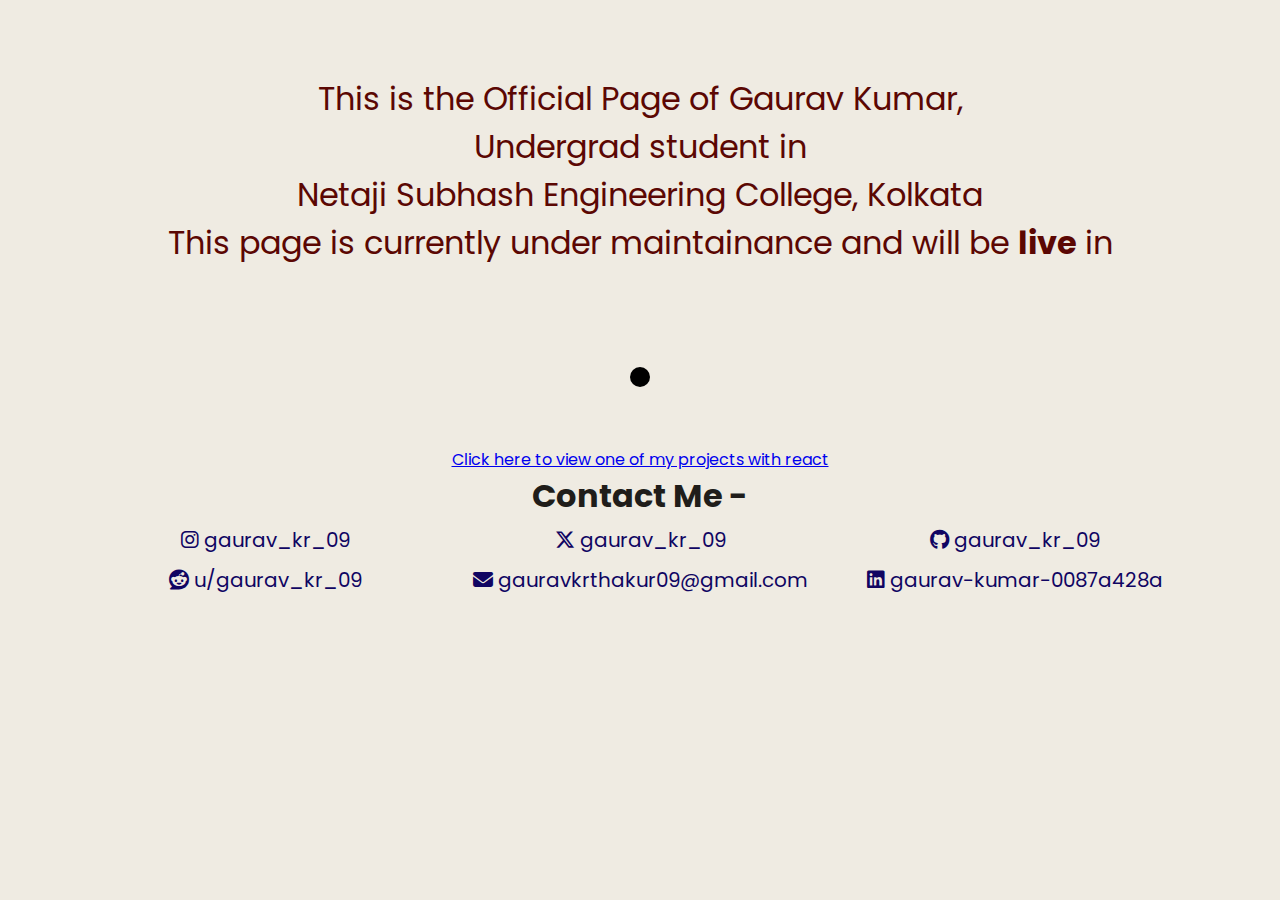
<file: index.html>
<!DOCTYPE html>
<html lang="en">
  <head>
    <meta charset="UTF-8">
    <meta name="viewport" content="width=device-width, initial-scale=1.0">
    <title>gauravKumar.online - Know about Gaurav Kumar</title>
    <link rel="shortcut icon" href="gauravIcon.png" type="image/x-icon">

    <link rel="stylesheet" href="https://cdnjs.cloudflare.com/ajax/libs/font-awesome/6.7.2/css/all.min.css" integrity="sha512-Evv84Mr4kqVGRNSgIGL/F/aIDqQb7xQ2vcrdIwxfjThSH8CSR7PBEakCr51Ck+w+/U6swU2Im1vVX0SVk9ABhg==" crossorigin="anonymous" referrerpolicy="no-referrer" />

    <link rel="stylesheet" href="style.css">
    
  </head>

  <body>
    <div class="main-div">

      <div class="container">
        <div class="maintainance-div">
          <p>This is the Official Page of Gaurav Kumar,</p> 
          <p>Undergrad student in </p>
          <p>Netaji Subhash Engineering College, Kolkata</p>
          <p>This page is currently under maintainance and will be <strong>live</strong> in</p>
        </div>
  
        <div class="timer-div">
        </div>
      </div>

      <div class="contact-div">
        <a href="/Music-ui/">Click here to view one of my projects with react</a>
      </div>

      <div class="contact-div">
        <span class="contact-span">Contact Me -</span>

        <ul class="contact-list">
          <li><a href="https://www.instagram.com/gaurav_kr_09?igsh=eWVjdG1kc2wxaGE3" target="_blank"><i class="fa-brands fa-instagram"></i> gaurav_kr_09</a></li>

          <li><a href=" https://x.com/gaurav_kr_09?t=fmr_OHlX9c4sL3bBbRxwLw&s=08" target="_blank"><i class="fa-brands fa-x-twitter"></i> gaurav_kr_09</a></li>

          <li><a href="https://github.com/gaurav-kr-09" target="_blank"><i class="fa-brands fa-github"></i> gaurav_kr_09</a></li>

          <li><a href="https://www.reddit.com/u/gaurav_kr_09/s/jsfRqYTBUD" target="_blank"><i class="fa-brands fa-reddit"></i> u/gaurav_kr_09</a></li>

          <li><a href=""><i class="fa-solid fa-envelope"></i> gauravkrthakur09@gmail.com</a></li>

          <li><a href="https://www.linkedin.com/in/gaurav-kumar-0087a428a/" target="_blank"><i class="fa-brands fa-linkedin"></i> gaurav-kumar-0087a428a</a></li>
        </ul>
      </div>

    </div>

    <script src="script.js"></script>
  </body>
</html>
</file>
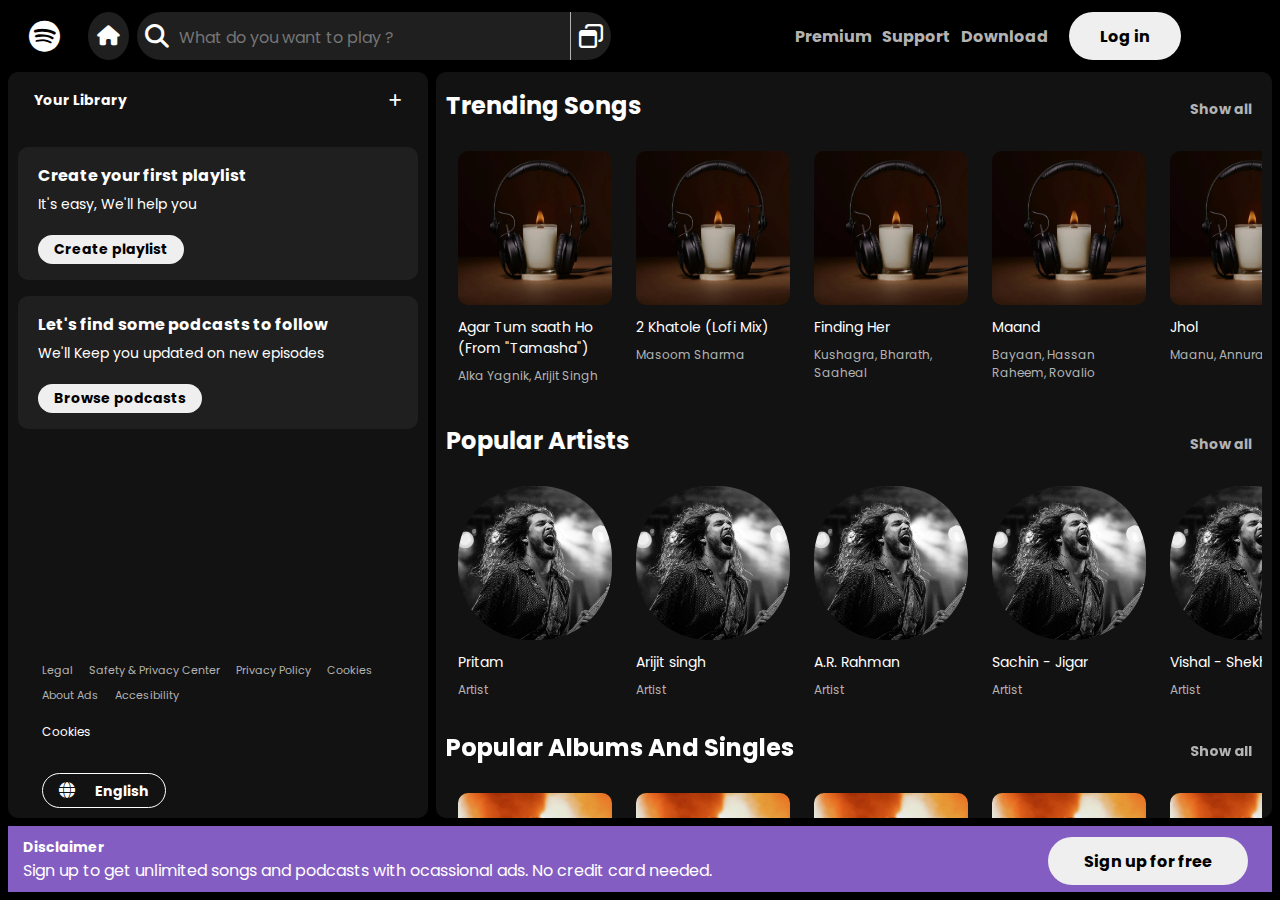
<file: Music-ui/index.html>
<!DOCTYPE html>
<html lang="en">

    <head>
        <meta charset="UTF-8">
        <meta name="viewport" content="width=device-width, initial-scale=1.0">

        <link rel="stylesheet" href="https://cdnjs.cloudflare.com/ajax/libs/font-awesome/6.7.2/css/all.min.css" integrity="sha512-Evv84Mr4kqVGRNSgIGL/F/aIDqQb7xQ2vcrdIwxfjThSH8CSR7PBEakCr51Ck+w+/U6swU2Im1vVX0SVk9ABhg==" crossorigin="anonymous" referrerpolicy="no-referrer" />

        <link rel="stylesheet" href="styles.css">

        <link rel="icon" sizes="32x32" type="image/png" href="images/favicon.png"/>

        <title>Beatstream - Beatstream inspired UI clone</title>

    </head>

    <body>

        <header>
            
            <nav>
                <div class="logo-box">
                    <i class="fa-brands fa-spotify"></i>
                </div>

                <div class="left-header">

                    <div class="home-box">
                        <i class="fa-solid fa-house"></i>
                    </div>

                    <div class="search-box">

                        <div class="icons">
                            <i class="fa-solid fa-magnifying-glass"></i>
                        </div>

                        <div class="search-bar">
                            <input type="text" placeholder="What do you want to play &#63;">
                        </div>

                        <div class="icons browse">
                            <i class="fa-regular fa-window-restore"></i>
                        </div>
                    </div>

                </div>

                <div class="right-header">
                    <div class="texts">Premium</div>
                    <div class="texts">Support</div>
                    <div class="texts">Download</div>
                    <div class="texts spl">&#x7C;</div>
                    <div class="texts spl"><i class="fa-solid fa-circle-arrow-down"></i> Install App</div>
                    <div class="texts spl">Sign up</div>    
                    <button>Log in</button>
                </div>
            </nav>

        </header>

        <div class="hidden">
            <i class="fa-solid fa-bars"></i>
        </div>

        <div class="sidebar">

            <div class="library">
                Your Library 
                <i class="fa-solid fa-plus"></i>
            </div>

            <section class="upper-section">

                <section class="upper">
                    <span>Create your first playlist</span>
                    <span>It's easy, We'll help you</span>
                    <button>Create playlist</button>
                </section>
            
                <section class="upper">
                    <span>Let's find some podcasts to follow</span>
                    <span>We'll Keep you updated on new episodes</span>
                    <button>Browse podcasts</button>
                </section>

            </section>

            <div class="side-footer">
                <span>Legal</span>
                <span>Safety & Privacy Center</span>
                <span>Privacy Policy</span>
                <span>Cookies</span>
                <span>About Ads</span>
                <span>Accesibility</span>
                <div><span>Cookies</span></div>
                <button class="lang"><span><i class="fa-solid fa-globe"></i></span>English</button>
            </div>


        </div>

        <main>
            <div class="main-div">

                <section class="body-section">

                    <div class="title">
                        <a href="">Trending Songs</a>
                        <a href="">Show all</a>
                    </div>

                    <div class="songs">

                        <div class="song-box">

                            <div class="thumbnail">
                                <img src="images/music.png" alt="">
                            </div>

                            <div class="song-info">
                                <p>Agar Tum saath Ho (From "Tamasha")</p>
                                <p>Alka Yagnik, Arijit Singh</p>
                            </div>
                        
                        </div>

                        <div class="song-box">

                            <div class="thumbnail">
                                <img src="images/music.png" alt="">
                            </div>

                            <div class="song-info">
                                <p>2 Khatole (Lofi Mix)</p>
                                <p>Masoom Sharma</p>
                            </div>
                        
                        </div>

                        <div class="song-box">

                            <div class="thumbnail">
                                <img src="images/music.png" alt="">
                            </div>

                            <div class="song-info">
                                <p>Finding Her</p>
                                <p>Kushagra, Bharath, Saaheal</p>
                            </div>
                        
                        </div>

                        <div class="song-box">

                            <div class="thumbnail">
                                <img src="images/music.png" alt="">
                            </div>

                            <div class="song-info">
                                <p>Maand</p>
                                <p>Bayaan, Hassan Raheem, Rovalio</p>
                            </div>
                        
                        </div>

                        <div class="song-box">

                            <div class="thumbnail">
                                <img src="images/music.png" alt="">
                            </div>

                            <div class="song-info">
                                <p>Jhol</p>
                                <p>Maanu, Annural Khalid</p>
                            </div>
                        
                        </div>

                        <div class="song-box">

                            <div class="thumbnail">
                                <img src="images/music.png" alt="">
                            </div>

                            <div class="song-info">
                                <p>Pal Pal</p>
                                <p>Afusic, AliSoomroMusic</p>
                            </div>
                        
                        </div>

                    </div>                

                </section>

                <section class="body-section">

                    <div class="title">
                        <a href="">Popular Artists</a>
                        <a href="">Show all</a>
                    </div>

                    <div class="songs">

                        <div class="song-box-special">

                            <div class="thumbnail artist">
                                <img src="images/artist.png" alt="">
                            </div>

                            <div class="song-info">
                                <p>Pritam</p>
                                <p>Artist</p>
                            </div>
                        
                        </div>

                        <div class="song-box-special">

                            <div class="thumbnail artist">
                                <img src="images/artist.png" alt="">
                            </div>

                            <div class="song-info">
                                <p>Arijit singh</p>
                                <p>Artist</p>
                            </div>
                        
                        </div>

                        <div class="song-box-special">

                            <div class="thumbnail artist">
                                <img src="images/artist.png" alt="">
                            </div>

                            <div class="song-info">
                                <p>A.R. Rahman</p>
                                <p>Artist</p>
                            </div>
                        
                        </div>

                        <div class="song-box-special">

                            <div class="thumbnail artist">
                                <img src="images/artist.png" alt="">
                            </div>

                            <div class="song-info">
                                <p>Sachin - Jigar</p>
                                <p>Artist</p>
                            </div>
                        
                        </div>

                        <div class="song-box-special">

                            <div class="thumbnail artist">
                                <img src="images/artist.png" alt="">
                            </div>

                            <div class="song-info">
                                <p>Vishal - Shekhar</p>
                                <p>Artist</p>
                            </div>
                        
                        </div>

                        <div class="song-box-special">

                            <div class="thumbnail artist">
                                <img src="images/artist.png" alt="">
                            </div>

                            <div class="song-info">
                                <p>Atif Aslam</p>
                                <p>Artist</p>
                            </div>
                        
                        </div>
                        
                    </div>                

                </section>

                <section class="body-section">

                    <div class="title">
                        <a href="">Popular Albums And Singles</a>
                        <a href="">Show all</a>
                    </div>

                    <div class="songs">

                        <div class="song-box">

                            <div class="thumbnail">
                                <img src="images/popular.png" alt="">
                            </div>

                            <div class="song-info">
                                <p>Ye Jawaani Hai Deewani</p>
                                <p>Pritam</p>
                            </div>
                        
                        </div>

                        <div class="song-box">

                            <div class="thumbnail">
                                <img src="images/popular.png" alt="">
                            </div>

                            <div class="song-info">
                                <p>Sanam Teri Kasam (Original Motion.....</p>
                                <p>Himesh Reshamiya, Sameer Anjaan, Subrat...</p>
                            </div>
                        
                        </div>

                        <div class="song-box">

                            <div class="thumbnail">
                                <img src="images/popular.png" alt="">
                            </div>

                            <div class="song-info">
                                <p>Finding Her</p>
                                <p>Kushagra, Bharath, Saaheal</p>
                            </div>
                        
                        </div>

                        <div class="song-box">

                            <div class="thumbnail">
                                <img src="images/popular.png" alt="">
                            </div>

                            <div class="song-info">
                                <p>Aashiqui 2</p>
                                <p>Mithoon, Ankit Tiwari, Jeet Gannguli</p>
                            </div>
                        
                        </div>

                        <div class="song-box">

                            <div class="thumbnail">
                                <img src="images/popular.png" alt="">
                            </div>

                            <div class="song-info">
                                <p>Glory</p>
                                <p>Yo Yo Honey Singh</p>
                            </div>
                        
                        </div>

                        <div class="song-box">

                            <div class="thumbnail">
                                <img src="images/popular.png" alt="">
                            </div>

                            <div class="song-info">
                                <p>Raanjhan (From "Do Patti")</p>
                                <p>Sachet-Parampara, Parampara Tandon, ... </p>
                            </div>
                        
                        </div>

                    </div>                

                </section>

                <section class="body-section">

                    <div class="title">
                        <a href="">Popular radio</a>
                        <a href="">Show all</a>
                    </div>

                    <div class="songs">

                        <div class="song-box-special">

                            <div class="thumbnail">
                                <img src="images/radio.png" alt="">
                            </div>

                            <div class="song-info-radio">
                                <p>with Sachin Jigar, Amit Trivedi, mithoo...</p>
                            </div>
                        
                        </div>

                        <div class="song-box-special">

                            <div class="thumbnail">
                                <img src="images/radio.png" alt="">
                            </div>

                            <div class="song-info-radio">
                                <p>With A.R. Rahman, vishal-Shekhar, Ajay...</p>
                            </div>
                        
                        </div>

                        <div class="song-box-special">

                            <div class="thumbnail">
                                <img src="images/radio.png" alt="">
                            </div>

                            <div class="song-info-radio">
                                <p>With Karan Aujla, Shubh, Sidhu Moosw...</p>
                            </div>
                        
                        </div>

                        <div class="song-box-special">

                            <div class="thumbnail">
                                <img src="images/radio.png" alt="">
                            </div>

                            <div class="song-info-radio">
                                <p>With S.Janki, Annamayya....</p>
                            </div>
                        
                        </div>

                        <div class="song-box-special">

                            <div class="thumbnail">
                                <img src="images/radio.png" alt="">
                            </div>

                            <div class="song-info-radio">
                                <p>With Armaan Malik, Mohit Chauhan, Atif...</p>
                            </div>
                        
                        </div>

                        <div class="song-box-special">

                            <div class="thumbnail">
                                <img src="images/radio.png" alt="">
                            </div>

                            <div class="song-info-radio">
                                <p>With Varinder Brar, Shubh, AP Dhillon an...</p>
                            </div>
                        
                        </div>

                    </div>                

                </section>

                <section class="body-section">

                    <div class="title">
                        <a href="">Featured Charts</a>
                        <a href="">Show all</a>
                    </div>

                    <div class="songs">

                        <div class="song-box-special">

                            <div class="thumbnail">
                                <img src="images/chart.png" alt="">
                            </div>

                            <div class="song-info-radio">
                                <p>Your weekly update of the most played....</p>
                            </div>
                        
                        </div>

                        <div class="song-box-special">

                            <div class="thumbnail">
                                <img src="images/chart.png" alt="">
                            </div>

                            <div class="song-info-radio">
                                <p>Your weekly update of the most played....</p>
                            </div>
                        
                        </div>

                        <div class="song-box-special">

                            <div class="thumbnail">
                                <img src="images/chart.png" alt="">
                            </div>

                            <div class="song-info-radio">
                                <p>Your weekly update of the most played....</p>
                            </div>
                        
                        </div>

                        <div class="song-box-special">

                            <div class="thumbnail">
                                <img src="images/chart.png" alt="">
                            </div>

                            <div class="song-info-radio">
                                <p>Your weekly update of the most played....</p>
                            </div>
                        
                        </div>

                        <div class="song-box-special">

                            <div class="thumbnail">
                                <img src="images/chart.png" alt="">
                            </div>

                            <div class="song-info-radio">
                                <p>Your daily update of the most viral tracks...</p>
                            </div>
                        
                        </div>

                        <div class="song-box-special">

                            <div class="thumbnail">
                                <img src="images/chart.png" alt="">
                            </div>

                            <div class="song-info-radio">
                                <p>Your daily update of the most viral tracks...</p>
                            </div>
                        
                        </div>

                    </div>                

                </section>

                <section class="body-section">

                    <div class="title">
                        <a href="">India's Best</a>
                        <a href="">Show all</a>
                    </div>

                    <div class="songs">

                        <div class="song-box-special">

                            <div class="thumbnail">
                                <img src="images/india.png" alt="">
                            </div>

                            <div class="song-info-radio">
                                <p>Check out the songs Chennai is vibing to!</p>
                            </div>
                        
                        </div>

                        <div class="song-box-special">

                            <div class="thumbnail">
                                <img src="images/india.png" alt="">
                            </div>

                            <div class="song-info-radio">
                                <p>Check out the songs Delhi is vibing to!</p>
                            </div>
                        
                        </div>

                        <div class="song-box-special">

                            <div class="thumbnail">
                                <img src="images/india.png" alt="">
                            </div>

                            <div class="song-info-radio">
                                <p>Check out the songs Punjab is vibing to!</p>
                            </div>
                        
                        </div>

                        <div class="song-box-special">

                            <div class="thumbnail">
                                <img src="images/india.png" alt="">
                            </div>

                            <div class="song-info-radio">
                                <p>Check out the songs Rajsthan is vibing to!</p>
                            </div>
                        
                        </div>

                        <div class="song-box-special">

                            <div class="thumbnail">
                                <img src="images/india.png" alt="">
                            </div>

                            <div class="song-info-radio">
                                <p>Bollywood Central, jab baje toh seedha...</p>
                            </div>
                        
                        </div>

                        <div class="song-box-special">

                            <div class="thumbnail">
                                <img src="images/india.png" alt="">
                            </div>

                            <div class="song-info-radio">
                                <p>India's Rap Scene. Cover Badshah</p>
                            </div>
                        
                        </div>

                    </div>                

                </section>

                <div class="body-footer">
                    <div>
                        <ul>
                            <li class="list-heads">Company</li>
                            <li>About</li>
                            <li>Jobs</li>
                            <li>For the Record</li>
                        </ul>
                    </div>

                    <div>
                        <ul>
                            <li class="list-heads">Communities</li>
                            <li>For Artists</li>
                            <li>Devlopers</li>
                            <li>Advertising</li>
                            <li>Investors</li>
                            <li>Vendors</li>
                        </ul>
                    </div>

                    <div>
                        <ul>
                            <li class="list-heads">Useful links</li>
                            <li>Support</li>
                            <li>Free Mobile App</li>
                        </ul>
                    </div>

                    <div>
                        <ul>
                            <li class="list-heads">Beatstream Plans</li>
                            <li>Premium Individual</li>
                            <li>Premium Duo</li>
                            <li>Premium Family</li>
                            <li>Premium Students</li>
                            <li>Beatstream Free</li>
                        </ul>
                    </div>
                    
                    <div class="social-media">
                        <div class="sm-buttons"><i class="fa-brands fa-instagram"></i></div>
                        <div class="sm-buttons"><i class="fa-brands fa-twitter"></i></div>
                        <div class="sm-buttons"><i class="fa-brands fa-facebook"></i></div>                        
                    </div>
                </div>

                <div class="seperation">
                    
                </div>

                <p class="copyright"><i class="fa-solid fa-copyright"></i> 2025 Beatstream AB</p>
            </div>
        </main>

        <footer>
            <div class="footer-content">
                <div class="footer-text">
                    <p>Disclaimer</p>
                    <p>Sign up to get unlimited songs and podcasts with ocassional ads. No credit card needed.</p>
                </div>
                <button>Sign up for free</button>
            </div>
        </footer>
        
    </body>

</html>
</file>
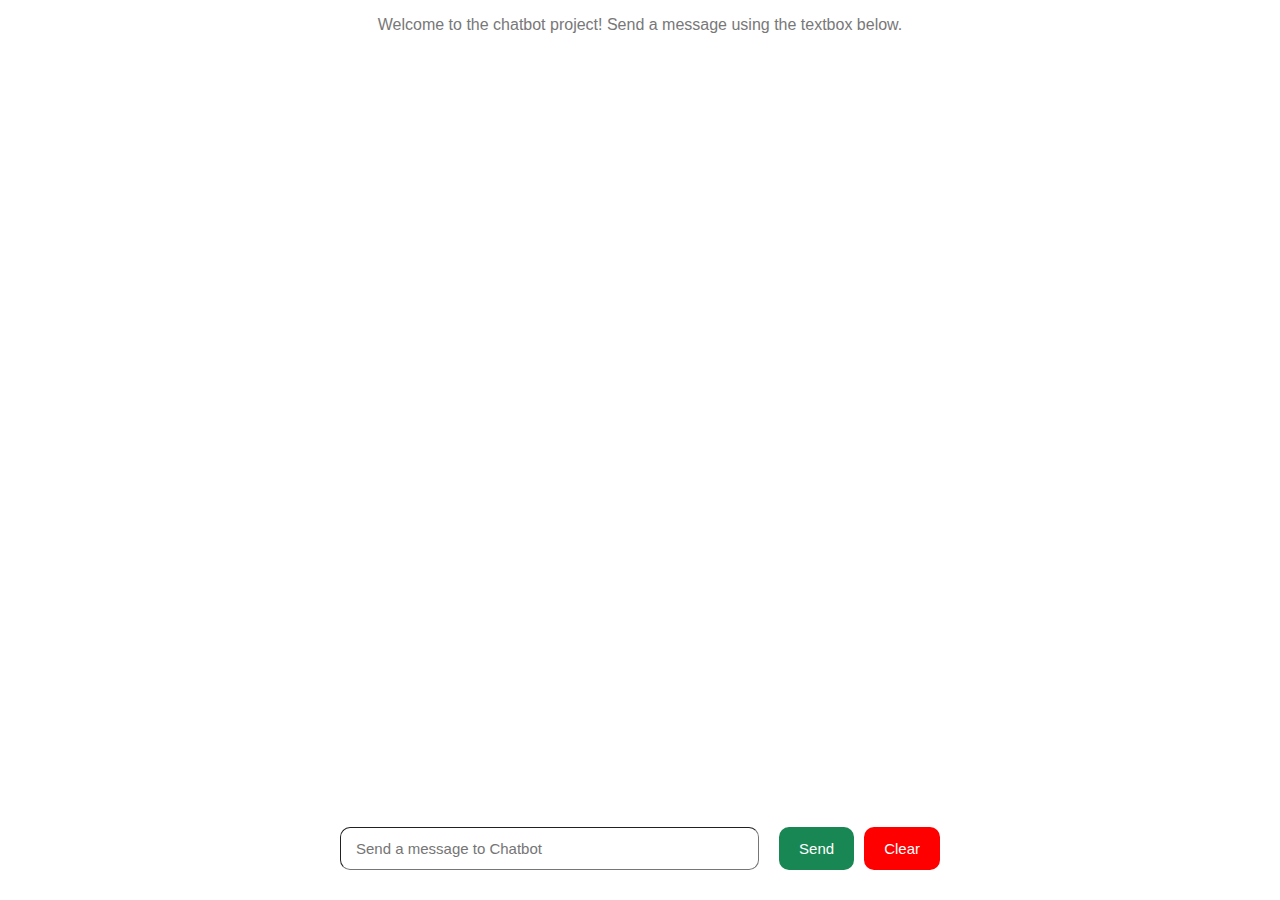
<file: project-chatbot/index.html>
<!doctype html>
<html lang="en">
  <head>
    <meta charset="UTF-8" />
    <link rel="icon" type="image/svg+xml" href="/project-chatbot/assets/robot-C7KxgfIL.png" />
    <meta name="viewport" content="width=device-width, initial-scale=1.0" />
    <title>Chatbot Project</title>
    <script type="module" crossorigin src="/project-chatbot/assets/index-BI5z_aZr.js"></script>
    <link rel="stylesheet" crossorigin href="/project-chatbot/assets/index-CFIcAGuX.css">
  </head>
  <body>
    <div id="root"></div>
  </body>
</html>
</file>
<file: style.css>
@import url('https://fonts.googleapis.com/css2?family=Poppins&display=swap');

body{
  margin: 0;
  background: #efebe2;
    height: 100vh;
}

*{
  font-family: Poppins, Arial, Helvetica, sans-serif;
  margin: 0;
}

.container{
  flex-grow: 1;
  text-align: center;
  display: flex;
  flex-direction: column;
  align-items: center;
  padding-top: 75px;

  margin-bottom: 60px;
}

.main-div{
  display: flex;
  flex-direction: column;
  justify-content: center;
  align-items: center;
  text-align: center;
}

.maintainance-div p{
  font-size: 2rem;
  color: rgb(91, 7, 3);
}

.contact-list{
  padding-bottom: 20px;
  padding-left: 0;
  list-style-type: none;
  display: grid;
  grid-template-columns: repeat(3, 1fr);

  /* text-align: center; */
}

li {
  margin: 5px 20px;
  font-size: 1.25rem;
}

.contact-list a{
  text-decoration: none;
  color: rgb(16, 5, 98);
}

.timer-div{
  margin-top: 100px;
  max-width: 580px;
  display: flex;
  flex-wrap: nowrap;
  background: black;
  color: White;
  font-size: 5rem;
  padding: 10px;
  font-weight: bold;

  border-radius: 20px;
}

.link-class{
  text-decoration: none;
}
@media screen and (max-width: 900px) {
  .contact-list{
    grid-template-columns: repeat(2, 1fr);
  }
}

@media screen and (max-width: 675px) {
  .contact-list{
    grid-template-columns: repeat(1, 1fr);
  }

  .maintainance-div p{
    font-size: 1.75rem;
  }

  .timer-div {
    font-size: 3.5rem;
    margin-top: 60px;
  }
}

@media screen and (max-width: 430px) {
  .timer-div {
    font-size: 3rem;
  }
}

@media screen and (max-width: 415px) {
  li {
    font-size: 1.1rem;
  }
}

.contact-span{
  font-size: 2rem;
  font-weight: bold;
  color: rgb(32, 29, 26);
}
</file>
<file: Music-ui/styles.css>
@import url('https://fonts.googleapis.com/css2?family=Poppins:ital,wght@0,100;0,200;0,300;0,400;0,500;0,600;0,700;0,800;0,900;1,100;1,200;1,300;1,400;1,500;1,600;1,700;1,800;1,900&family=Roboto:ital,wght@0,100..900;1,100..900&display=swap');

*{
    margin: 0;
    border: 0;
    font-family: Poppins, Roboto, arial;
}

body{
    background-color: black;
}

header{
    position: fixed;
    top: 0;
    right: 0;
    left: 0;
    
    background-color: black;
    padding: 8px;
}

nav{
    height: 56px;

    display: flex;
    align-items: center;
}

.logo-box{
    height: 72px;
    width: 72px;

    font-size: 32px;
    color: white;

    display: flex;
    justify-content: center;
    align-items: center;
}

.left-header{
    display: flex;
    align-items: center;
    height: 100%;

    margin-right: 176px;
}

nav i{
    cursor: pointer;
}

.home-box{
    color: white;

    padding: 9px;

    font-size: 20px;
    background-color: rgb(31, 31, 31);

    border-radius: 50%;
    margin-left: 8px;
}

.search-box{
    background-color: #1f1f1f;
    color: white;
    margin: 0px 8px;

    width: 474px;
    height: 48px;
    display: flex;
    align-items: center;

    border-radius: 24px;
} 

.search-box i{
    font-size: 24px;
}

.icons{
    height: 48px;
    width: 48px;
    display: flex;
    align-items: center;
    justify-content: center;

}

.search-bar{
    height: 100%;
    width: 100%;
    
}

.search-bar input{
    width: 100%;
    height: 100%;
    background: transparent;
    font-size: 16px;
    outline: none;
    border: none;

    color: white;
}

.browse{
    border-left: 1px solid rgb(179, 179, 179);
}

.right-header{
    color: rgb(179, 179, 179);
    font-weight: 700;
    display: flex;
    gap: 10px;

    display: flex;
    align-items: center;
    justify-content: center;
    flex-wrap: nowrap;
}

.spl{
    font-size: 14px;
    margin: 0px 8px;
}

.right-header button{
    height: 48px;
    width: 112px;
    font-size: 16px;
    font-weight: 700;
    border-radius: 24px;
    cursor: pointer;
}

.right-header .texts{
    cursor: pointer;
}

.sidebar{
    background-color: rgb(18, 18, 18);

    position: fixed;
    top: 72px;
    left: 8px;
    bottom:82px;
    width: 400px;
    padding: 10px;

    border-radius: 10px;

    display: flex;
    flex-direction: column;

    overflow: hidden;
}

.sidebar button{
    cursor: pointer;
}

.library{
    font-size: 14px;
    color: white;
    font-weight: 700;
    padding: 8px 16px 20px 16px;
    display: flex;
    justify-content: space-between;
    align-items: center;
}

.upper{
    background-color: #1f1f1f;
    
    margin: 16px 0;
    padding: 16px 20px;

    display: flex;
    flex-direction: column;
    
    align-items: flex-start;
    border-radius: 10px;
}

.upper :nth-child(1){
    color: white;
    font-weight: 700;
    font-size: 16px;
    margin-bottom :6px;
}

.upper :nth-child(2){
    color: white;
    font-weight: 400;
    font-size: 14px;
}

.upper button{
    color: black;
    font-weight: 700;
    font-size: 14px;

    margin-top: 20px;
    padding: 4px 16px;

    border-radius: 16px;
}

.upper-section{
    overflow-y: auto;
    /* flex-grow: 1; */
    min-height: 150px;
}

.side-footer {
    padding: 0px 24px;

    position: relative;
    height: auto;
    
    margin-top: auto;
    
}


.side-footer span{
    font-size: 11px;
    font-weight: 400;
    color: rgb(179, 179, 179);
    margin-right: 12px;

    cursor: pointer;
}

.side-footer div{
    margin-top: 12px;
}

.side-footer div span{
    font-size: 12px;
    font-weight: 400;
    color: white;
    cursor: pointer;
}

.lang{
    font-size: 14px;
    font-weight: 700;

    padding: 4px 16px;
    margin-top: 30px;
    border-radius: 22px;
    background-color: inherit;
    color: white;

    border: 1px solid white;
}

.lang :first-child{
    margin-right: 10px;
    font-size: 16px;

    font-weight: 700;
    color: white;
}

main{
    background-color: rgb(18, 18, 18);
    position: fixed;
    top: 72px;
    bottom: 82px;
    left: 436px;
    right: 8px;
    border-radius: 10px;
}

footer{
    background-color: #845DC2;
    position: fixed;
    left: 8px;
    right: 8px;
    bottom: 8px;
    height: 66px;
}

.footer-content{
    margin: 11px 24px 7px 15px;
    color: white;

    display: flex;
    justify-content: space-between;
}

.footer-text :nth-child(1){
    font-weight: 700;
    font-size: 14px;
}

.footer-text :nth-child(2){
    font-weight: 400;
    font-size: 16px;
}

.footer-content button{
    font-size: 16px;
    font-weight: 700;
    color: black;

    /* padding: 0px 20px; */

    width: 200px;
    height: 48px;

    border-radius: 25px;
    cursor: pointer;
}

.main-div{
    margin: 0px 10px;
    height: 100%;

    overflow: hidden;
    overflow-y: auto;
}

.title{
    display: flex;
    justify-content: space-between;
    align-items: baseline;
    padding: 16px 0px;
}

.title :nth-child(1){
    font-size: 24px;
    font-weight: 700;
    color: white;
    text-decoration: none;
}

.title :nth-child(2){
    margin-right: 10px;
    font-size: 14px;
    font-weight: 700;
    color: rgb(179, 179, 179);
    text-decoration: none;
}

.songs{
    display: flex;
    justify-content: space-between;
}

.song-box, .song-box-special{
    display: flex;
    height: 256px;
    width: 154px;
    padding: 12px 12px 0px 12px;
    flex-direction: column;
    
    border-radius: 10px;
}

.song-box-special{
    height: 228px;
}

.thumbnail{
    width: 154px;
    height: 154px;
    margin-bottom: 12px;
}

.thumbnail img{
    width: 154px;
    height: 154px;
    border-radius: 10px;
}

.artist img{
    border-radius: 72px;
}

.song-info :nth-child(1){
    color: white;
    font-size: 14px;
    font-weight: 400;
    margin-bottom: 8px;
}

.song-info :nth-child(2){
    color: rgb(179, 179, 179);
    font-size: 12px;
    font-weight: 400;
}


.body-section{
    overflow-x: auto;
}

.upper-section::-webkit-scrollbar, .main-div::-webkit-scrollbar{
    width: 4px;
}

.body-section::-webkit-scrollbar{
    height: 4px;
}

.upper-section::-webkit-scrollbar-track, .main-div::-webkit-scrollbar-track, .body-section::-webkit-scrollbar-track{
    background: transparent;
}

.upper-section::-webkit-scrollbar-thumb, .main-div::-webkit-scrollbar-thumb, .body-section::-webkit-scrollbar-thumb{
    background-color: #555;
    border-radius: 4px;
}

.song-info-radio{
    font-size: 14px;
    font-weight: 400;
    color: rgb(179, 179, 179);
}

.body-footer{
    margin-top: 120px;
    display: grid;
    grid-template-columns: 1fr 1fr 1fr 1fr 1fr;
    color: rgb(179, 179, 179);
}

ul{
    list-style-type: none;
}

li{
    margin: 16px 0px;
    cursor: pointer;
}
.social-media{
    font-size: 24px;
    display: flex;

    color: white;
}

.sm-buttons{
    background-color: rgb(49, 49, 49);
    margin: 10px;
    padding: 5px 10px;

    height: 40px;
    display: flex;
    justify-content: center;
    align-items: center;
    border-radius: 30px;

    cursor: pointer;
}


.list-heads{
    color: white;
}

.seperation{
    margin-top: 20px;
    border-top: 1px solid rgb(179, 179, 179);
}

.copyright{
    color: rgb(179, 179, 179);
    margin: 30px 0px;
}

.song-box:hover, .song-box-special:hover{
    background-color: rgb(31, 31, 31);
}

.hidden{

    position: fixed;
    top: 12px;
    right: 12px;
    height: 50px;
    width: 50px;
    background-color: rgb(31, 31, 31);


    display: flex;
    align-items: center;
    justify-content: center;
    color: white;
    font-size: 24px;

    z-index: -1;
}

@media screen and (max-width: 1300px) {
    .spl{
        display: none;
    }

    .right-header button{
        margin-left: 10px;
    }

    .social-media{
        display: none;
    }

    .body-footer{
        grid-template-columns: 1fr 1fr 1fr 1fr;
    }
}

@media screen and (max-width: 1150px) {
    .right-header .texts{
        display: none;
    }

    .left-header{
        margin-right: 200px;
    }

    .hidden{
        z-index: 50;
    }
}

@media screen and (max-width: 975px) {
    .footer-text :nth-child(1){
        font-weight: 700;
        font-size: 10px;
    }
    
    .footer-text :nth-child(2){
        font-weight: 400;
        font-size: 12px;
    }

    .left-header{
        margin-right: 70px;
    }

    .body-footer{
        grid-template-columns: 1fr 1fr;
    }
}


@media screen and (max-width: 840px) {
    .left-header{
        margin-right: 0px;
    }
}

@media screen and (max-width: 750px) {
    .search-bar, .browse{
        display: none;
    }

    .search-box{
        width: 50px;
        margin-right: 200px;
    }

    .sidebar{
        display: none;
    }

    main{
        left: 16px;
    }

}

@media screen and (max-width: 575px) {
    .search-box{
        margin-right: 150px;
    }

    .footer-content button{
        font-size: 12px;
    }
}

@media screen and (max-width: 500px) {
    .search-box{
        margin-right: 100px;
    }
}

@media screen and (max-width: 440px) {
    .search-box{
        margin-right: 50px;
    }

    .footer-text :nth-child(1), .footer-text :nth-child(2){
        display: none;
    }
    
    .footer-content{
        justify-content: center;
    }
}

@media screen and (max-width: 440px) {
    .search-box{
        margin-right: 20px;
    }

}
</file>
<file: project-chatbot/assets/index-CFIcAGuX.css>
body{font-family:Arial,Helvetica,sans-serif;margin:0}.send-button,.clear-button{background:#198754;border:none;color:#fff;padding:10px 20px;border-radius:10px;font-size:15px;margin-left:10px;cursor:pointer}.clear-button{background:red}.send-button:hover{background:#146942}.clear-button:hover{background:#a51212}.chat-input{padding:12px 15px;border-radius:10px;border-width:1px;font-size:15px;margin-right:10px;flex-grow:1}.chat-input-container{display:flex;margin-bottom:30px;margin-top:10px}.chat-message-user{display:flex;justify-content:end;align-items:start}.chat-message-robot{display:flex;justify-content:start;align-items:start}.chat-message-text{background-color:#eee;padding:15px 20px;border-radius:10px;margin:0 10px 20px;max-width:300px}.chat-message-profile{width:45px}.chat-message-time{font-size:12px;color:#7d7d7d;margin-top:5px;margin-bottom:-10px}.chat-messages-container{flex-grow:1;margin-top:20px;overflow:scroll;scrollbar-width:none;-ms-overflow-style:none}.app-container{max-width:600px;margin:auto;height:100vh;display:flex;flex-direction:column}.welcome-message{text-align:center;color:#787878}.loading-gif{height:30px}
</file>
